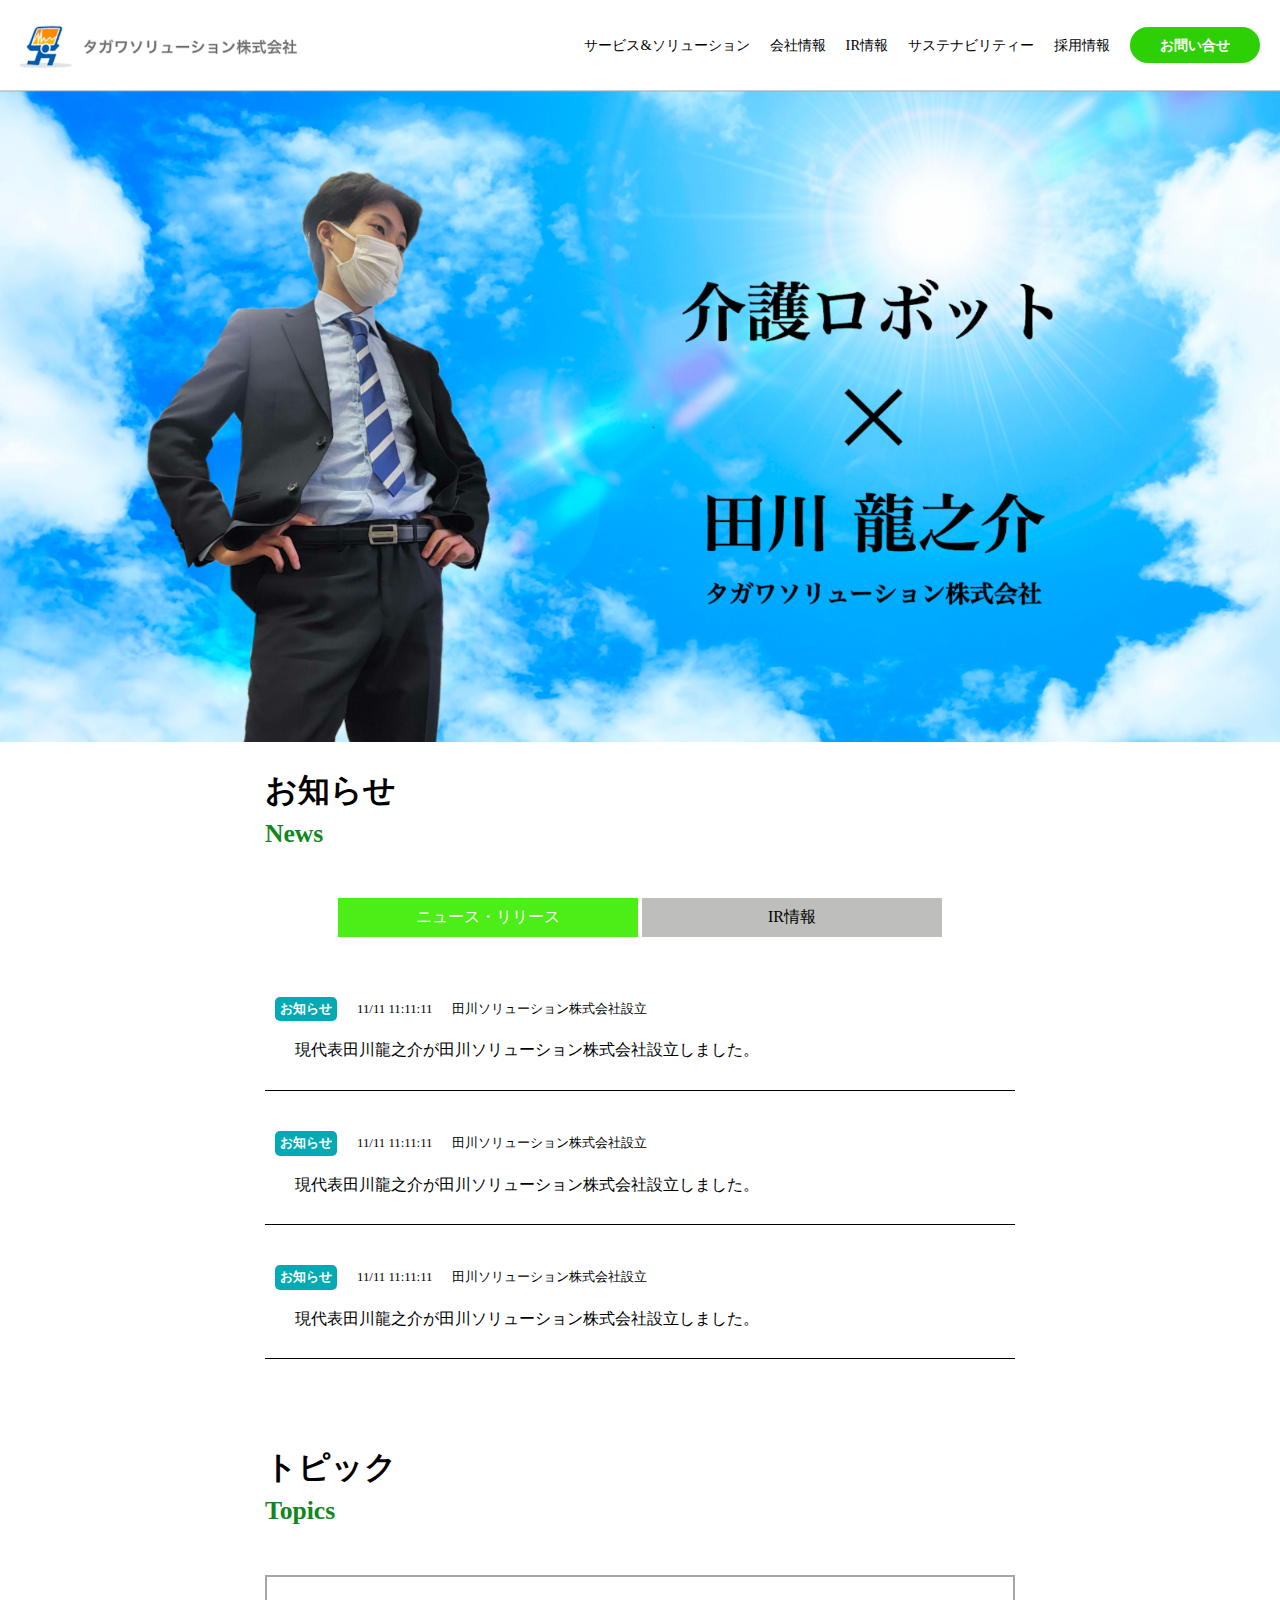
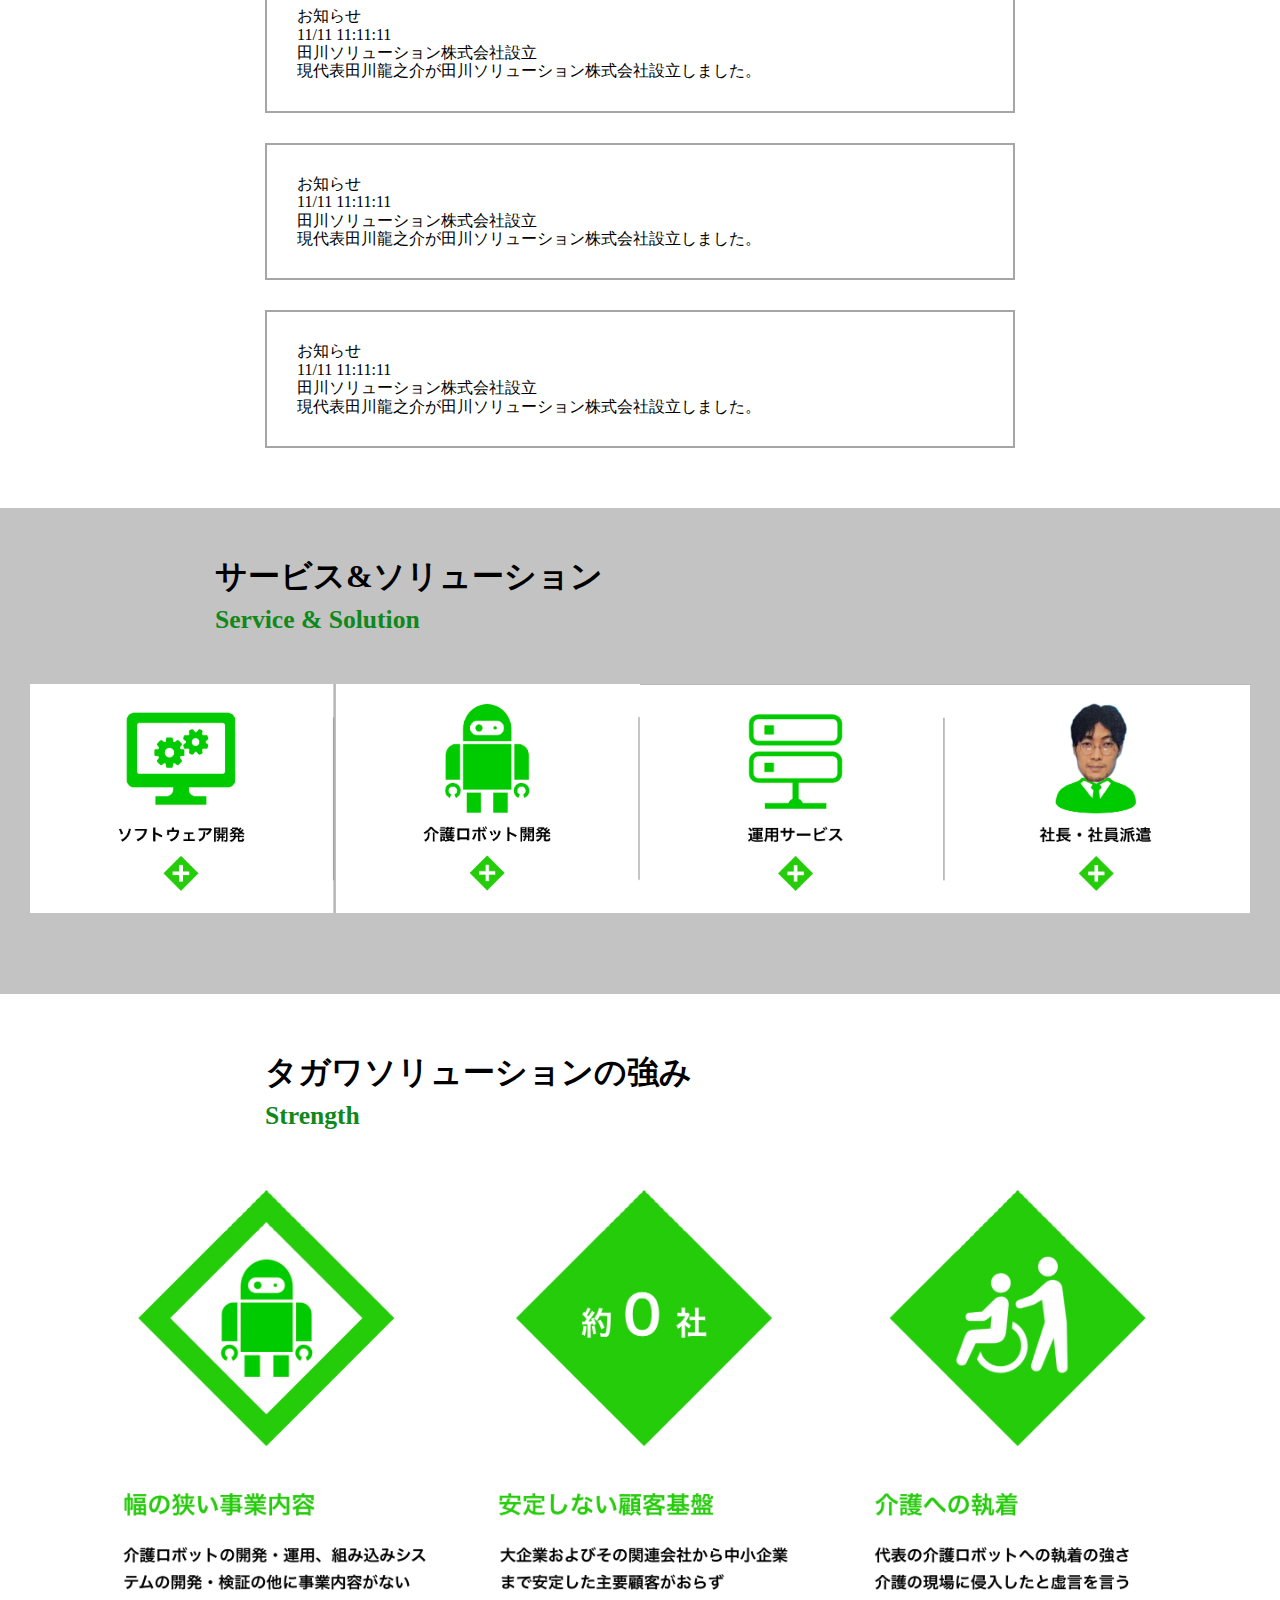
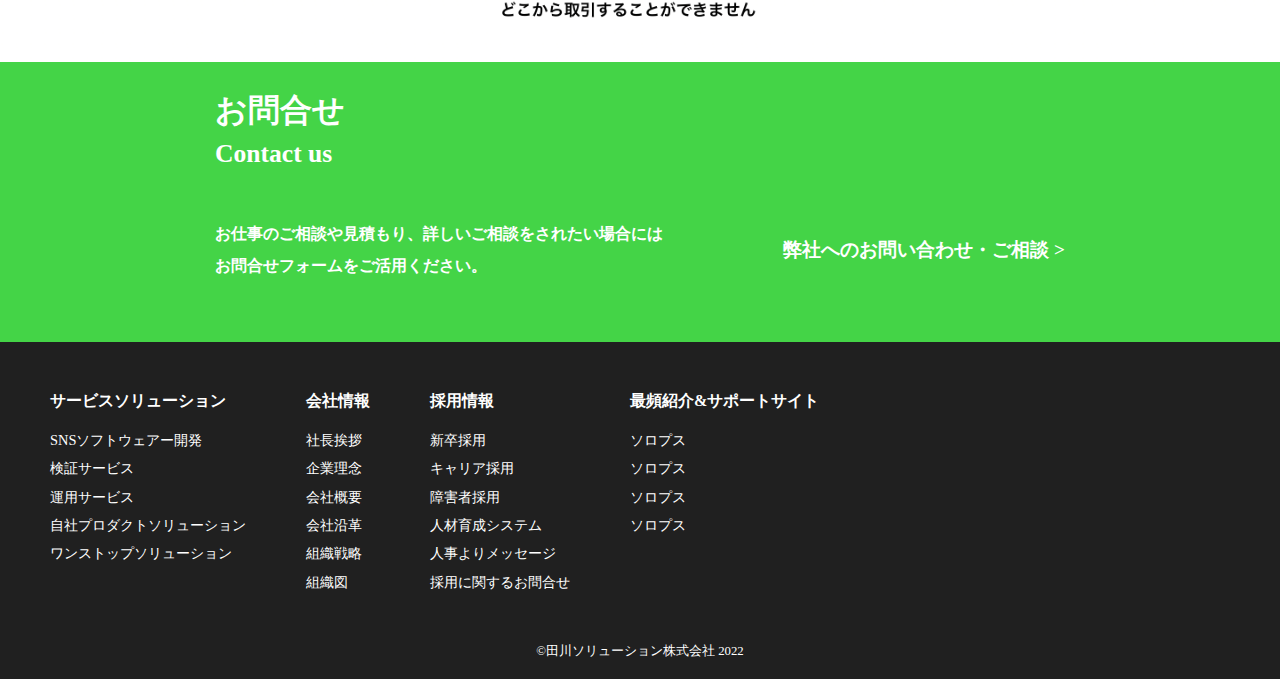
<file: index.html>
<!DOCTYPE html>
<html lang="en">
<head>
    <meta charset="UTF-8">
    <meta http-equiv="X-UA-Compatible" content="IE=edge">
    <meta name="viewport" content="width=device-width, initial-scale=1.0">
    <title>タガワソリューション株式会社</title>
    <link rel="icon" type="image/x-icon" href="/images/logo.png">
    <link rel="stylesheet" href="css/reset.css">
    <link rel="stylesheet" href="css/layout.css">
</head>
<body>
    <header>
        <h1 class="logo"><a href="index.html"><img src="images/tagwalogo.png" alt=""></a></h1>
        <ul>
            <li><a href="sas.html">サービス&ソリューション</a></li>
            <li><a href="info-com.html">会社情報</a></li>
            <li><a href="#">IR情報</a></li>
            <li><a href="#">サステナビリティー</a></li>
            <li><a href="#">採用情報</a></li>
            <li class="otoiqwase"><a href="#">お問い合せ</a></li>
        </ul>
    </header>
    <main>
        <div class="main-image">
            <img src="images/mainimage.png" alt="">
        </div>
        <div class="main-container">
            <div class="section info">
                <div class="title">
                    <h2>お知らせ</h2>
                    <p>News</p>
                </div>
                <div class="section-container">
                    <div class="news-bottons">
                        <button>ニュース・リリース</button>
                        <button>IR情報</button>
                    </div>
                    <div class="new-index">
                        <div class="new-sec">
                            <div class="new-sec-title">
                                <p class="news-cat">お知らせ</p>
                                <p>11/11 11:11:11</p>
                                <p>田川ソリューション株式会社設立</p>
                            </div>
                            <div class="news-context">
                                現代表田川龍之介が田川ソリューション株式会社設立しました。
                            </div>
                        </div>

                        <div class="new-sec">
                            <div class="new-sec-title">
                                <p class="news-cat">お知らせ</p>
                                <p>11/11 11:11:11</p>
                                <p>田川ソリューション株式会社設立</p>
                            </div>
                            <div class="news-context">
                                現代表田川龍之介が田川ソリューション株式会社設立しました。
                            </div>
                        </div>

                        <div class="new-sec">
                            <div class="new-sec-title">
                                <p class="news-cat">お知らせ</p>
                                <p>11/11 11:11:11</p>
                                <p>田川ソリューション株式会社設立</p>
                            </div>
                            <div class="news-context">
                                現代表田川龍之介が田川ソリューション株式会社設立しました。
                            </div>
                        </div>
                    </div>
                </div>
            </div>

            <div class="section topics">
                <div class="title">
                    <h2>トピック</h2>
                    <p>Topics</p>
                </div>
                <div class="section-container">

                    <div class="topic-index">
                        <div class="topic-sec">
                            <div class="topic-sec-title">
                                <p class="topic-cat">お知らせ</p>
                                <p>11/11 11:11:11</p>
                                <p>田川ソリューション株式会社設立</p>
                            </div>
                            <div class="topic-context">
                                現代表田川龍之介が田川ソリューション株式会社設立しました。
                            </div>
                        </div>

                        <div class="topic-sec">
                            <div class="topic-sec-title">
                                <p class="topic-cat">お知らせ</p>
                                <p>11/11 11:11:11</p>
                                <p>田川ソリューション株式会社設立</p>
                            </div>
                            <div class="topic-context">
                                現代表田川龍之介が田川ソリューション株式会社設立しました。
                            </div>
                        </div>

                        <div class="topic-sec">
                            <div class="topic-sec-title">
                                <p class="topic-cat">お知らせ</p>
                                <p>11/11 11:11:11</p>
                                <p>田川ソリューション株式会社設立</p>
                            </div>
                            <div class="topic-context">
                                現代表田川龍之介が田川ソリューション株式会社設立しました。
                            </div>
                        </div>
                    </div>
                </div>
            </div>
            <div class="sec-sas">
                <div class="sec-sas-inner">
                    <div class="title">
                        <h2>サービス&ソリューション</h2>
                        <p>Service & Solution</p>
                    </div>
                    <div class="sec-sas-flex">
                        <a href="sas.html#soft"><img src="images/soft.png" alt=""></a>
                        <a href="sas.html#kaiigo"><img src="images/kaiigo.png" alt=""></a>
                        <a href="sas.html#unnyou"><img src="images/unnyou.png" alt=""></a>
                        <a href="sas.html#syatyou"><img src="images/syatyou.png" alt=""></a>
                    </div>


                </div>
            </div>

            <div class="sec-tuyomi">
                <div class="title">
                    <h2>タガワソリューションの強み</h2>
                    <p>Strength</p>
                </div>
                <img src="images/tuyomi1.png" alt="">

            </div>
            <div class="sec-otoiawase">
                <div class="sec-otoiawase-inner">
                    <div class="title">
                        <h2>お問合せ</h2>
                        <p>Contact us</p>
                    </div>
                    <div class="sec-otoiawase-flex">
                        <div class="sec-otoiawase-context">
                            <p>お仕事のご相談や見積もり、詳しいご相談をされたい場合には<br>
                            お問合せフォームをご活用ください。</p>
                        </div>
                        <div>
                            <p class="sec-otoiawase-otoi">弊社へのお問い合わせ・ご相談 ></p>
                        </div>
                    </div>


                </div>
            </div>
        </div>

    </main>
    <footer>
        <div class="footer-top">
            <div>
                <h3>サービスソリューション</h3>
                <ul>
                    <li><a href="#">SNSソフトウェアー開発</a></li>
                    <li><a href="">検証サービス</a></li>
                    <li><a href="">運用サービス</a></li>
                    <li><a href="">自社プロダクトソリューション</a></li>
                    <li><a href="">ワンストップソリューション</a></li>
                </ul>
            </div>
            <div>
                <h3>会社情報</h3>
                <ul>
                    <li><a href="#">社長挨拶</a></li>
                    <li><a href="">企業理念</a></li>
                    <li><a href="">会社概要</a></li>
                    <li><a href="">会社沿革</a></li>
                    <li><a href="">組織戦略</a></li>
                    <li><a href="">組織図</a></li>
                </ul>
            </div>
            <div>
                <h3>採用情報</h3>
                <ul>
                    <li><a href="#">新卒採用</a></li>
                    <li><a href="">キャリア採用</a></li>
                    <li><a href="">障害者採用</a></li>
                    <li><a href="">人材育成システム</a></li>
                    <li><a href="">人事よりメッセージ</a></li>
                    <li><a href="">採用に関するお問合せ</a></li>
                </ul>
            </div>
            <div>
                <h3>最頻紹介&サポートサイト</h3>
                <ul>
                    <li><a href="#">ソロプス</a></li>
                    <li><a href="">ソロプス</a></li>
                    <li><a href="">ソロプス</a></li>
                    <li><a href="">ソロプス</a></li>
                </ul>
            </div>
        </div>
        <div class="footer-bottom">
            <small>&copy;田川ソリューション株式会社 2022</small>
        </div>

    </footer>
</body>
</html>
</file>
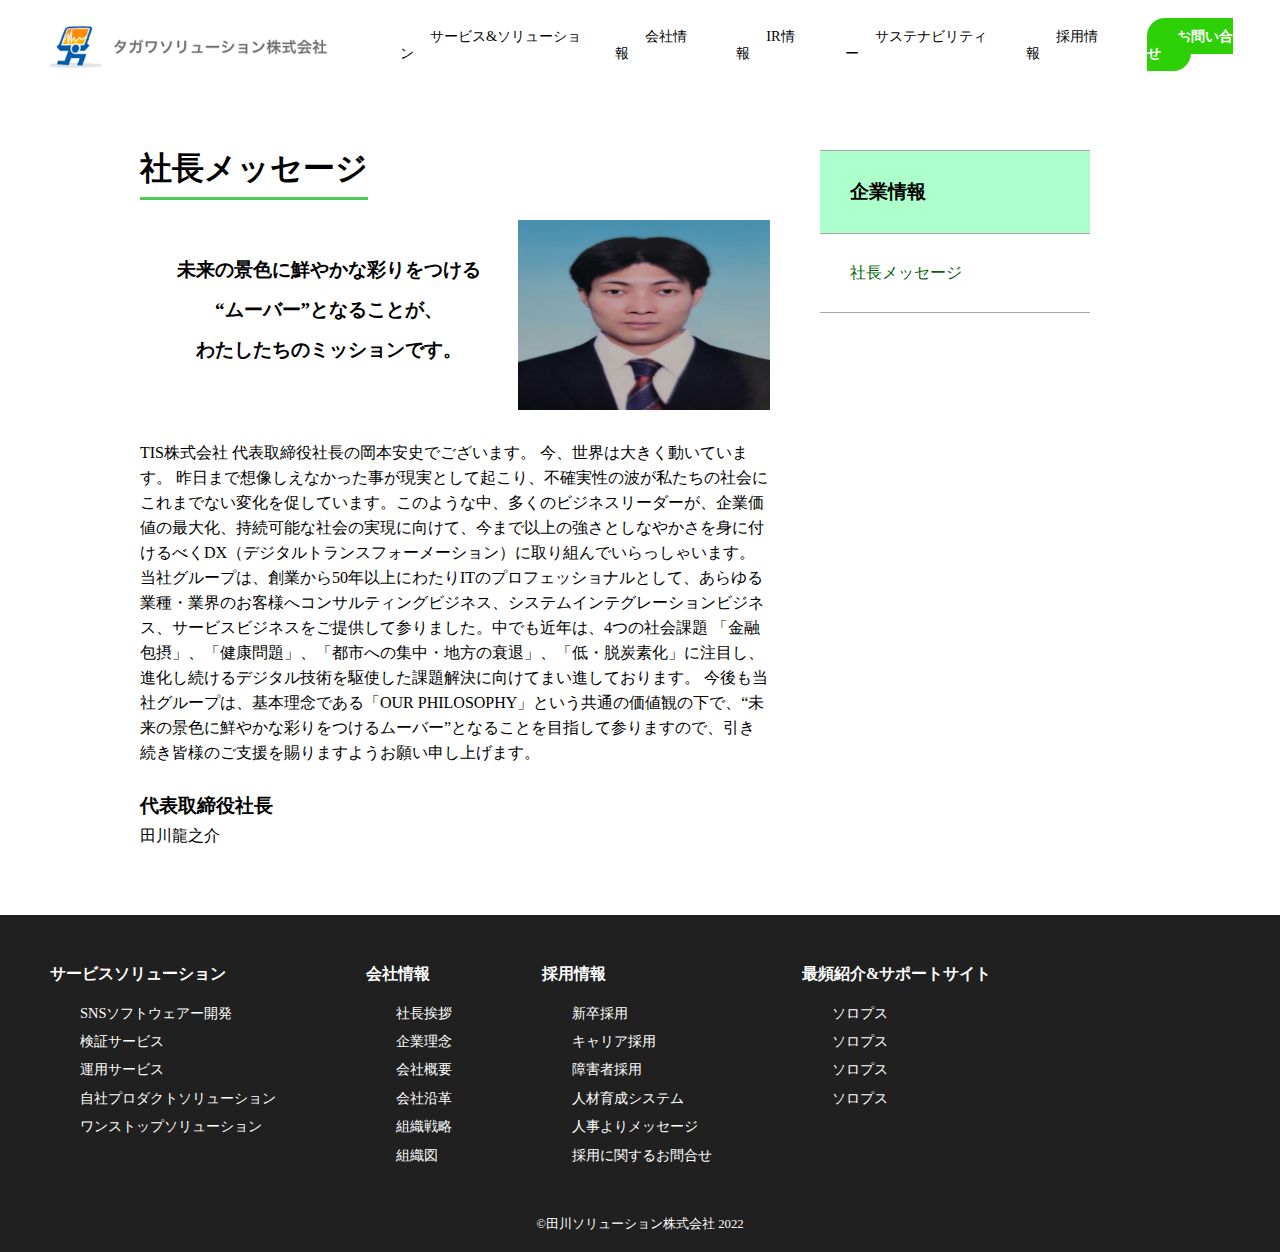
<file: ceomess.html>
<!DOCTYPE html>
<html lang="en">
<head>
    <meta charset="UTF-8">
    <meta http-equiv="X-UA-Compatible" content="IE=edge">
    <meta name="viewport" content="width=device-width, initial-scale=1.0">
    <title>タガワソリューション株式会社</title>
    <link rel="icon" type="image/x-icon" href="/images/logo.png">
    <link rel="stylesheet" href="css/reset.css">
    <link rel="stylesheet" href="css/layout.css">
    <link rel="stylesheet" href="css/ceomess.css">
</head>
<body>
    <header>
        <h1 class="logo"><a href="index.html"><img src="images/tagwalogo.png" alt=""></a></h1>
        <ul>
            <li><a href="sas.html">サービス&ソリューション</a></li>
            <li><a href="info-com.html">会社情報</a></li>
            <li><a href="#">IR情報</a></li>
            <li><a href="#">サステナビリティー</a></li>
            <li><a href="#">採用情報</a></li>
            <li class="otoiqwase"><a href="#">お問い合せ</a></li>
        </ul>
    </header>
    <main>
        <div class="infocom-container">
            <div>
                <h2>社長メッセージ</h2>
                    <div class="infocom-flex">
                        <p>
                            未来の景色に鮮やかな彩りをつける<br>
                            “ムーバー”となることが、<br>
                            わたしたちのミッションです。
                        </p>
                        <img src="images/tagawa.jpg" alt="">
                    </div>

                    <p class="infocom-context">
                        TIS株式会社 代表取締役社長の岡本安史でございます。
                        今、世界は大きく動いています。 昨日まで想像しえなかった事が現実として起こり、不確実性の波が私たちの社会にこれまでない変化を促しています。このような中、多くのビジネスリーダーが、企業価値の最大化、持続可能な社会の実現に向けて、今まで以上の強さとしなやかさを身に付けるべくDX（デジタルトランスフォーメーション）に取り組んでいらっしゃいます。
                        当社グループは、創業から50年以上にわたりITのプロフェッショナルとして、あらゆる業種・業界のお客様へコンサルティングビジネス、システムインテグレーションビジネス、サービスビジネスをご提供して参りました。中でも近年は、4つの社会課題 「金融包摂」、「健康問題」、「都市への集中・地方の衰退」、「低・脱炭素化」に注目し、進化し続けるデジタル技術を駆使した課題解決に向けてまい進しております。
                        今後も当社グループは、基本理念である「OUR PHILOSOPHY」という共通の価値観の下で、“未来の景色に鮮やかな彩りをつけるムーバー”となることを目指して参りますので、引き続き皆様のご支援を賜りますようお願い申し上げます。
                    </p>
                    <div class="infocom-name">
                        <p>代表取締役社長</p>
                        <p>田川龍之介</p>
                    </div>

            </div>
            <div class="side">
                <ul>
                    <li><h4 class="side-title">企業情報</h4></li>
                    <li><a href="ceomess.html">社長メッセージ</a></li>
                </ul>
            </div>
        </div>

    </main>
    <footer>
        <div class="footer-top">
            <div>
                <h3>サービスソリューション</h3>
                <ul>
                    <li><a href="#">SNSソフトウェアー開発</a></li>
                    <li><a href="">検証サービス</a></li>
                    <li><a href="">運用サービス</a></li>
                    <li><a href="">自社プロダクトソリューション</a></li>
                    <li><a href="">ワンストップソリューション</a></li>
                </ul>
            </div>
            <div>
                <h3>会社情報</h3>
                <ul>
                    <li><a href="#">社長挨拶</a></li>
                    <li><a href="">企業理念</a></li>
                    <li><a href="">会社概要</a></li>
                    <li><a href="">会社沿革</a></li>
                    <li><a href="">組織戦略</a></li>
                    <li><a href="">組織図</a></li>
                </ul>
            </div>
            <div>
                <h3>採用情報</h3>
                <ul>
                    <li><a href="#">新卒採用</a></li>
                    <li><a href="">キャリア採用</a></li>
                    <li><a href="">障害者採用</a></li>
                    <li><a href="">人材育成システム</a></li>
                    <li><a href="">人事よりメッセージ</a></li>
                    <li><a href="">採用に関するお問合せ</a></li>
                </ul>
            </div>
            <div>
                <h3>最頻紹介&サポートサイト</h3>
                <ul>
                    <li><a href="#">ソロプス</a></li>
                    <li><a href="">ソロプス</a></li>
                    <li><a href="">ソロプス</a></li>
                    <li><a href="">ソロプス</a></li>
                </ul>
            </div>
        </div>
        <div class="footer-bottom">
            <small>&copy;田川ソリューション株式会社 2022</small>
        </div>

    </footer>
</body>
</html>
</file>
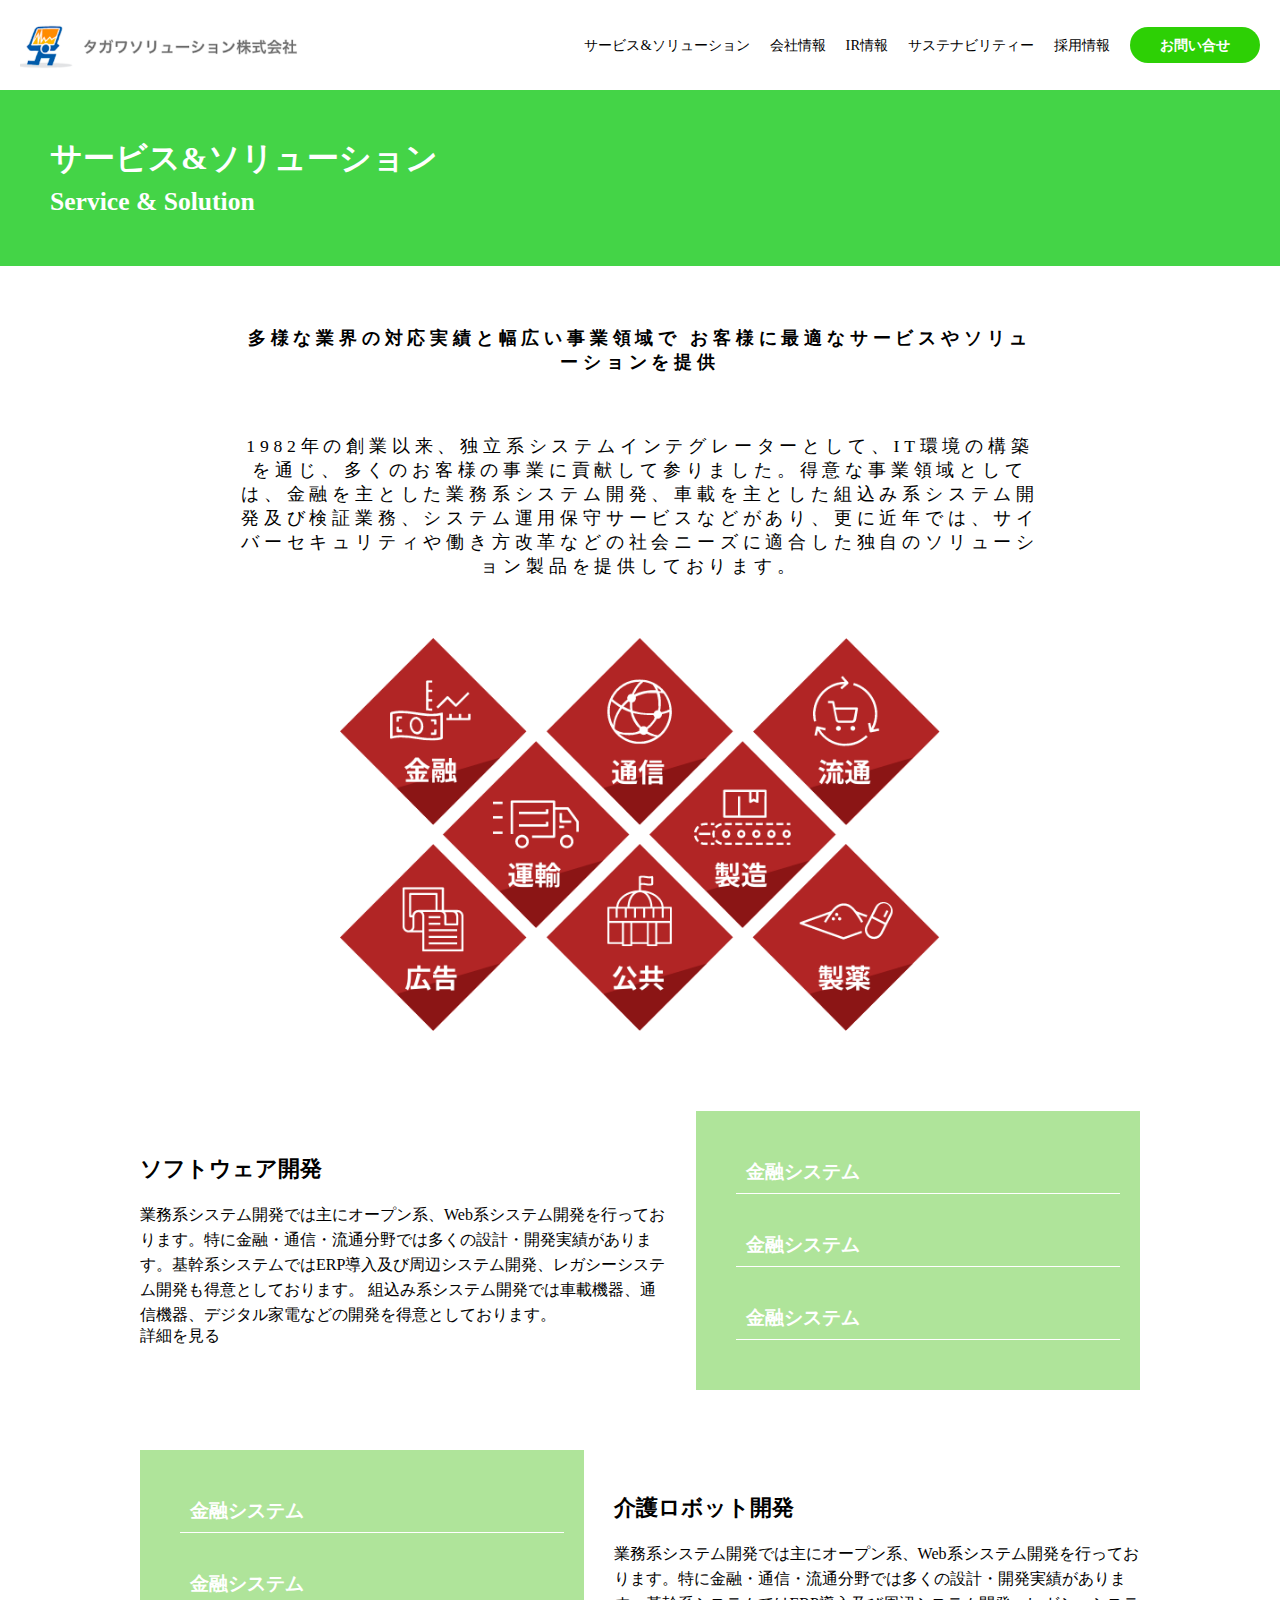
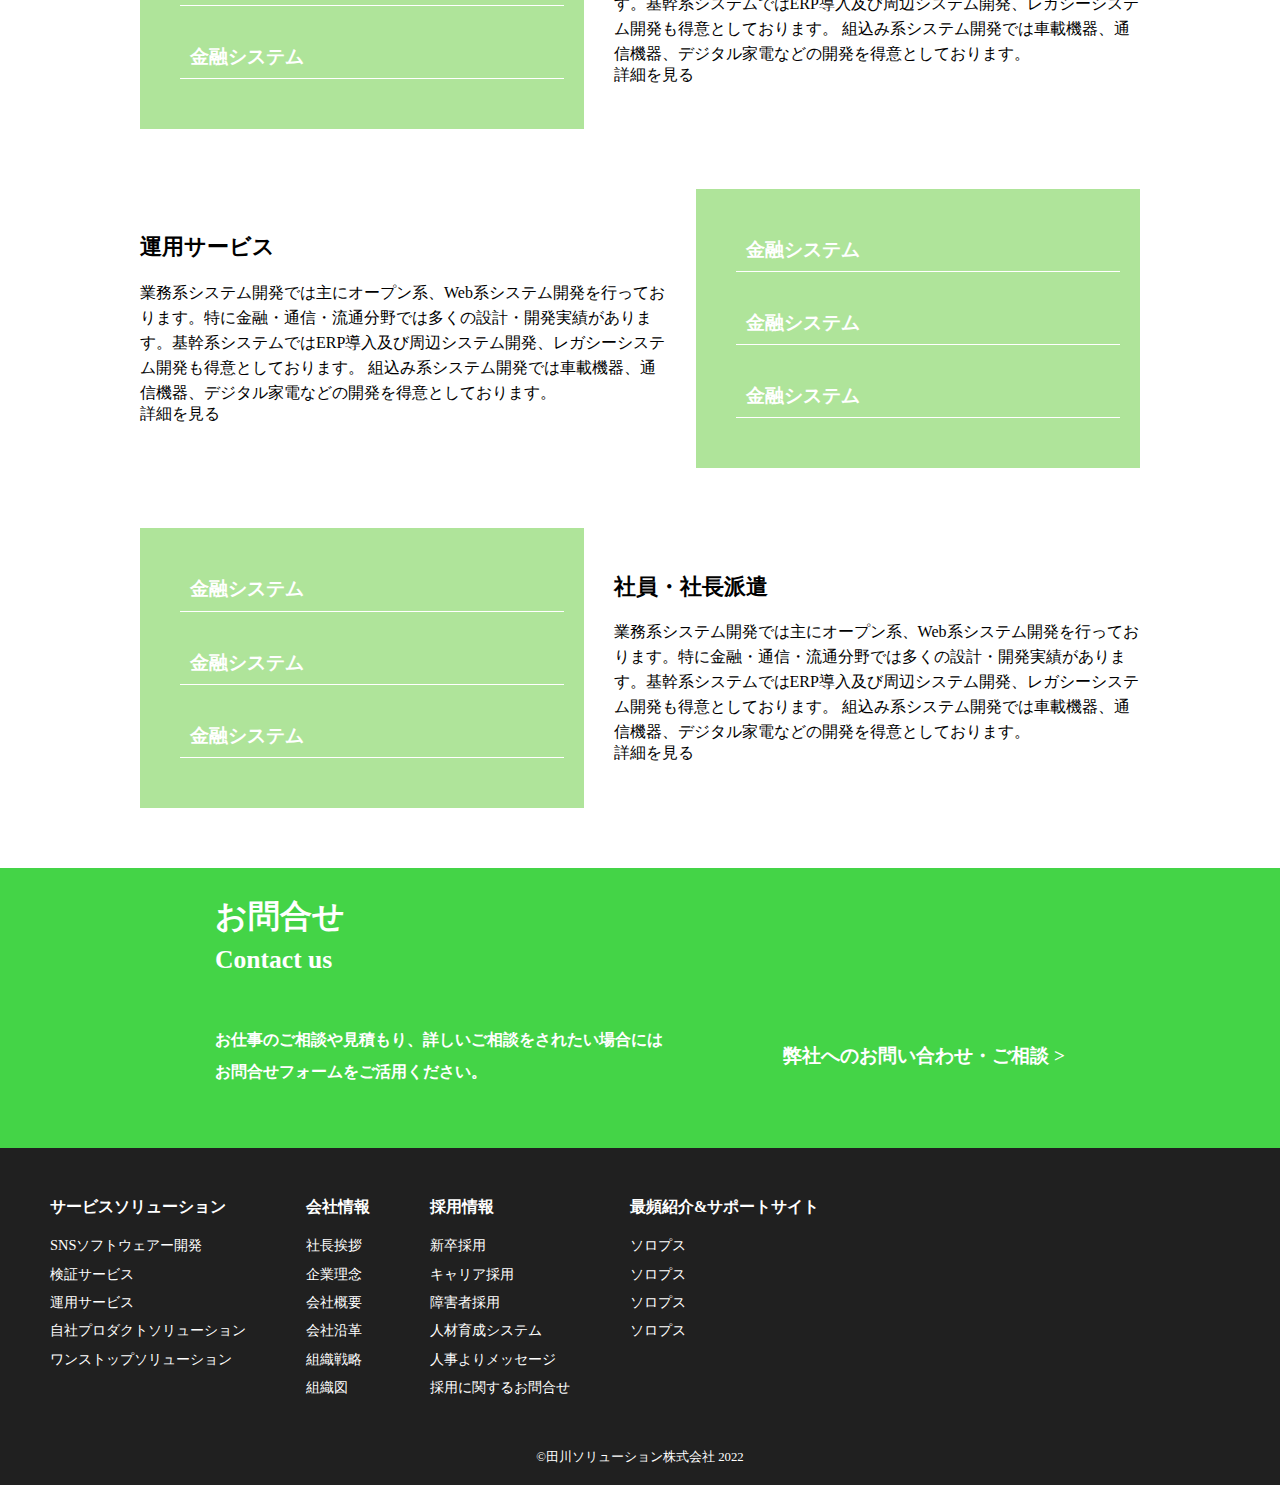
<file: sas.html>
<!DOCTYPE html>
<html lang="en">
<head>
    <meta charset="UTF-8">
    <meta http-equiv="X-UA-Compatible" content="IE=edge">
    <meta name="viewport" content="width=device-width, initial-scale=1.0">
    <title>タガワソリューション株式会社</title>
    <link rel="icon" type="image/x-icon" href="/images/logo.png">
    <link rel="stylesheet" href="css/reset.css">
    <link rel="stylesheet" href="css/layout.css">
    <link rel="stylesheet" href="css/sas.css">
</head>
<body>
    <header>
        <h1 class="logo"><a href="index.html"><img src="images/tagwalogo.png" alt=""></a></h1>
        <ul>
            <li><a href="sas.html">サービス&ソリューション</a></li>
            <li><a href="info-com.html">会社情報</a></li>
            <li><a href="#">IR情報</a></li>
            <li><a href="#">サステナビリティー</a></li>
            <li><a href="#">採用情報</a></li>
            <li class="otoiqwase"><a href="#">お問い合せ</a></li>
        </ul>
    </header>
    <main>
        <div>
            <div class="sassectitle">
                <h2>サービス&ソリューション</h2>
                <p>Service & Solution</p>
            </div>
            <div class="sas-title">
                <p class="sas-title-inpo">多様な業界の対応実績と幅広い事業領域で
                    お客様に最適なサービスやソリューションを提供
                </p>

                <p>
                    1982年の創業以来、独立系システムインテグレーターとして、IT環境の構築を通じ、多くのお客様の事業に貢献して参りました。得意な事業領域としては、金融を主とした業務系システム開発、車載を主とした組込み系システム開発及び検証業務、システム運用保守サービスなどがあり、更に近年では、サイバーセキュリティや働き方改革などの社会ニーズに適合した独自のソリューション製品を提供しております。
                </p>

                <img src="images/sas.png" alt="">
            </div>

            <div class="sec sec1" id="soft">
                <div class="sec-inner">
                    <h3>ソフトウェア開発</h3>
                    <p>業務系システム開発では主にオープン系、Web系システム開発を行っております。特に金融・通信・流通分野では多くの設計・開発実績があります。基幹系システムではERP導入及び周辺システム開発、レガシーシステム開発も得意としております。
                        組込み系システム開発では車載機器、通信機器、デジタル家電などの開発を得意としております。</p>
                    <a href="#">詳細を見る</a>
                </div>
                <div class="sec-list">
                    <ul>

                            <li>
                                金融システム
                            </li>
                            <li>
                                金融システム
                            </li>
                            <li>
                                金融システム
                            </li>

                    </ul>
                </div>
            </div>
            <div class="sec sec2" id="kaiigo">
                <div class="sec-list">
                    <ul>

                            <li>
                                金融システム
                            </li>
                            <li>
                                金融システム
                            </li>
                            <li>
                                金融システム
                            </li>

                    </ul>
                </div>
                <div class="sec-inner">
                    <h3>介護ロボット開発</h3>
                    <p>業務系システム開発では主にオープン系、Web系システム開発を行っております。特に金融・通信・流通分野では多くの設計・開発実績があります。基幹系システムではERP導入及び周辺システム開発、レガシーシステム開発も得意としております。
                        組込み系システム開発では車載機器、通信機器、デジタル家電などの開発を得意としております。</p>
                    <a href="#">詳細を見る</a>
                </div>
            </div>
            <div class="sec sec1" id="unnyou">
                <div class="sec-inner">
                    <h3>運用サービス</h3>
                    <p>業務系システム開発では主にオープン系、Web系システム開発を行っております。特に金融・通信・流通分野では多くの設計・開発実績があります。基幹系システムではERP導入及び周辺システム開発、レガシーシステム開発も得意としております。
                        組込み系システム開発では車載機器、通信機器、デジタル家電などの開発を得意としております。</p>
                    <a href="#">詳細を見る</a>
                </div>
                <div class="sec-list">
                    <ul>

                            <li>
                                金融システム
                            </li>
                            <li>
                                金融システム
                            </li>
                            <li>
                                金融システム
                            </li>


                    </ul>
                </div>
            </div>

            <div class="sec sec2" id="syatyou">
                <div class="sec-list">
                    <ul>

                            <li>
                                金融システム
                            </li>
                            <li>
                                金融システム
                            </li>
                            <li>
                                金融システム
                            </li>

                    </ul>
                </div>
                <div class="sec-inner">

                    <h3>社員・社長派遣</h3>
                    <p>業務系システム開発では主にオープン系、Web系システム開発を行っております。特に金融・通信・流通分野では多くの設計・開発実績があります。基幹系システムではERP導入及び周辺システム開発、レガシーシステム開発も得意としております。
                        組込み系システム開発では車載機器、通信機器、デジタル家電などの開発を得意としております。</p>
                    <a href="#">詳細を見る</a>
                </div>

            </div>
        </div>
        <div class="sec-otoiawase">
            <div class="sec-otoiawase-inner">
                <div class="title">
                    <h2>お問合せ</h2>
                    <p>Contact us</p>
                </div>
                <div class="sec-otoiawase-flex">
                    <div class="sec-otoiawase-context">
                        <p>お仕事のご相談や見積もり、詳しいご相談をされたい場合には<br>
                        お問合せフォームをご活用ください。</p>
                    </div>
                    <div>
                        <p class="sec-otoiawase-otoi">弊社へのお問い合わせ・ご相談 ></p>
                    </div>
                </div>


            </div>
        </div>
    </main>
    <footer>
        <div class="footer-top">
            <div>
                <h3>サービスソリューション</h3>
                <ul>
                    <li><a href="#">SNSソフトウェアー開発</a></li>
                    <li><a href="">検証サービス</a></li>
                    <li><a href="">運用サービス</a></li>
                    <li><a href="">自社プロダクトソリューション</a></li>
                    <li><a href="">ワンストップソリューション</a></li>
                </ul>
            </div>
            <div>
                <h3>会社情報</h3>
                <ul>
                    <li><a href="#">社長挨拶</a></li>
                    <li><a href="">企業理念</a></li>
                    <li><a href="">会社概要</a></li>
                    <li><a href="">会社沿革</a></li>
                    <li><a href="">組織戦略</a></li>
                    <li><a href="">組織図</a></li>
                </ul>
            </div>
            <div>
                <h3>採用情報</h3>
                <ul>
                    <li><a href="#">新卒採用</a></li>
                    <li><a href="">キャリア採用</a></li>
                    <li><a href="">障害者採用</a></li>
                    <li><a href="">人材育成システム</a></li>
                    <li><a href="">人事よりメッセージ</a></li>
                    <li><a href="">採用に関するお問合せ</a></li>
                </ul>
            </div>
            <div>
                <h3>最頻紹介&サポートサイト</h3>
                <ul>
                    <li><a href="#">ソロプス</a></li>
                    <li><a href="">ソロプス</a></li>
                    <li><a href="">ソロプス</a></li>
                    <li><a href="">ソロプス</a></li>
                </ul>
            </div>
        </div>
        <div class="footer-bottom">
            <small>&copy;田川ソリューション株式会社 2022</small>
        </div>

    </footer>
</body>
</html>
</file>
<file: css/layout.css>
img {
    width: 100%;
}
header {
    display: flex;
    justify-content: space-between;
    align-items: center;
    padding:  20px;
}

/* headerの始まり */
header ul{
    display: flex;
    justify-content: space-between;
    align-items: center;
}

header ul li {
    font-size: 0.9rem;
    margin-left: 20px;
}
.logo img {
    width: 300px;
}

.otoiqwase a{
    background-color: rgb(45, 208, 5);
    color: #fff;
    padding: 10px 30px;
    border-radius: 20px;
    font-weight: bold;

}

.nav_links li {
    display: inline-block;
    padding: 0px 20px;
}

.nav_links a {
    transition: all 0.3s ease 0s;
}

.nav_links li a:hover {
    color: #FF0000;
}

/* headerの終わり */

/* newsの始まり */
.main-container {
    /* background-color: aquamarine; */
}
.section {
    /* background-color: bisque; */
    max-width: 750px;
    margin: 0 auto;
    padding: 30px 0;
}
.title {
    margin-bottom: 50px;
}
.title h2 {
    font-size: 2rem;
    font-weight: bold;
    margin-bottom: 10px;
    color: #000;
}
.title p {
    font-size: 1.6rem;
    color: rgb(16, 136, 28);
    font-weight: bold;
}
.news-bottons {
    /* background-color: blue; */
    text-align: center;
    margin-bottom: 50px;
}
.news-bottons button{
    background-color: rgb(190, 190, 188);
    /* border: 1px solid #000; */
    padding: 10px;
    width: 300px;
    text-align: center;
}
.news-bottons button:first-child{
    background-color: rgb(77, 237, 24);
    color: #fff;
}
/* .section-container {
    background-color: blueviolet;
} */
.news-cat {
    background-color: rgb(3, 170, 179);
    color: #fff;
    padding: 5px;
    font-weight: bold;
    border-radius: 5px;

}
.new-sec {
    /* background-color: rgb(238, 160, 59); */
    border-bottom: 1px solid #000;
    padding: 10px;
    margin-bottom: 30px;

}
.news-context {
    padding: 20px;
}
.new-sec-title {
    /* background-color: aqua; */
    display: flex;
    align-items: center;
}
.new-sec-title p{
    font-size: 0.8rem;
    margin-right: 20px;
}
/* newsの終わり */

/* tpicsの始まり */
/* .topic-index {
    background-color: antiquewhite;
} */
.topic-sec {
    border: 2px solid rgb(166, 166, 166);
    padding: 30px;
    margin-bottom: 30px;
}
/* tpicsの終わり */



/* sasの始まり */

.sec-sas {
    background-color:rgb(195, 195, 195);
    padding: 50px 30px 60px 30px;
}
.sec-sas-inner  .title {
    max-width: 850px;
    /* background-color: antiquewhite; */
    margin: 0  auto 50px auto;
}
.sec-sas-inner {
    /* background-color: azure; */
    /* max-width: 850px; */
    margin: 0 auto;

}
.sec-sas-flex {
    display: flex;
    justify-content: space-between;
    align-items: center;
    /* background-color: aqua; */
    margin:  0 auto;
    width: 100%;
}
.sec-sas-flex a{
    width: 25%;
    height: 250px;
}
.sec-sas-flex a:hover{
    width: 27%;
    height: 250px;
    transition: 0.6s;

}
/* sasの終わり */
/* 強み */

.sec-tuyomi .title {
    /* background-color: bisque; */
    max-width: 750px;
    margin: 0 auto;
    padding: 60px 0 30px 0;

}



/* お問合せセクションの始まり */
.sec-otoiawase {
    background-color: rgb(68, 212, 71);
    padding: 30px 30px 60px 30px;
}
.sec-otoiawase-inner {
    /* background-color: azure; */
    max-width: 850px;
    margin: 0 auto;

}
.sec-otoiawase-inner .title h2 {
    color: #fff;
}
.sec-otoiawase-inner .title p {
    color: #fff;
}
.sec-otoiawase-flex {
    color: #fff;
    display: flex;
    align-items: center;

    justify-content: space-between;
    /* background-color: antiquewhite; */
}
.sec-otoiawase-context p {
    /* font-size: 1rem; */
    line-height: 2rem;
    font-weight: bold;
}
.sec-otoiawase-otoi {
    font-size: 1.2rem;
    font-weight: bold;
}
/* お問合せセクションの終わり */

/* footerの始まり */
footer {
    background-color: rgb(32, 32, 32);
    color: #fff;
}
.footer-top {
    /* background-color: aquamarine; */
    display: flex;
    padding: 50px 50px  20px 50px;
}
.footer-top div {
    margin-right: 60px;
}
.footer-top div h3 {
    font-weight: bold;
    margin-bottom: 20px;
}
.footer-top div ul li {
    margin-bottom: 10px;
    /* background-color: aqua; */
}
.footer-top div ul li a {
    font-size: 0.9rem;
}
.footer-bottom {
    /* background-color: rgb(232, 127, 255); */
    text-align: center;
    padding: 20px;
}
/* footerの終わり */
</file>
<file: css/ceomess.css>
.infocom-container {
    display: flex;
    max-width: 1000px;
    margin: 0 auto ;
    padding: 60px 0 70px 0;
    /* width: ; */

    /* justify-content: space-between; */
}
.infocom-container div:first-child {
    width: 70%;
    margin-right: 50px;

}
.infocom-container div:last-child {
    width: 30%;
    margin-right: 50px;
}
.infocom-container div h2 {
    font-size: 2rem;
    margin-bottom: 20px;
    padding-bottom:10px ;
    display: inline-block;
    border-bottom: 3px solid rgb(82, 201, 82);
    font-weight: bold;
}

.infocom-container ul li {
    display: flex;
    /* background-color: aqua; */
    border-bottom: 1px solid rgb(165, 165, 165);
    /* padding: 20px; */
}
.infocom-container ul li p:first-child {

    background-color: rgb(173, 255, 203);
    width: 200px;
    padding: 30px;
}
.infocom-container ul li p:last-child {
    padding: 30px;
}
.side-title {
    background-color: rgb(173, 255, 203);
    font-size: 1.2rem;
    font-weight: bold;
    padding: 30px;
}
.side ul li:first-child {
    background-color: rgb(173, 255, 203);
    border-top: 1px solid rgb(165, 165, 165);
}
.side ul li h4,a {
    padding: 30px;

}
.side ul li a {
    color: rgb(4, 100, 9);
}
.side ul li a:hover {
    opacity: 0.3;
}


.infocom-flex {
    display: flex;
    justify-content: space-between;
    width: 100%;
}
.infocom-flex p {
    font-size: 1.2rem;
    font-weight: bold;
    text-align: center;
    /* background-color: aqua; */
    width: 60%;
    padding-top: 30px;
    line-height: 40px;

}
.infocom-flex img {
    width: 40%;
    height: 190px;
}
.infocom-context {
    line-height: 25px;
    padding: 30px 0;
}


.infocom-name p:first-child {
    font-size: 1.2rem;
    font-weight: bold;
    margin-bottom: 10px;
}
</file>
<file: css/sas.css>
img {
    width: 100%;
}
header {
    display: flex;
    justify-content: space-between;
    align-items: center;
    padding:  20px;
}

.sassectitle{
    background-color:  rgb(68, 212, 71);
    padding: 50px;
    margin-bottom: 60px;

}
.sassectitle h2 {
    font-size: 2rem;
    font-weight: bold;
    margin-bottom: 10px;
    color: #fff;
}
.sassectitle p {
    font-size: 1.6rem;
    color: #fff;
    font-weight: bold;
}

.sas-title {
    text-align: center;
}
.sas-title p {
    /* font-weight: bold; */
    font-size: 1.1rem;
    letter-spacing: 0.3rem;
    line-height: 1.5rem;
    width: 800px;
    margin: 0 auto 60px auto;
}
.sas-title img {
    width: 600px;
    margin-bottom: 80px;
}

.sas-title-inpo {
    font-weight: bold;
    font-size: 2rem;
}
.sec {
    /* background-color: bisque; */
    /* margin-bottom: 30px; */
    max-width: 1000px;
    margin:  0 auto 30px auto;
    display: flex;
    align-items: center;
    justify-content: space-between;
}
.sec div {
    /* margin-riszght: 10px; */
    margin-bottom: 30px;

    width: 50%;

}

.sec ul  {
    padding:20px 0 0 20px
}

.sec1 div:first-child  {
    /* background-color: aqua; */
    margin-right: 30px;
    width: 60%;

}
.sec2 div:last-child  {
    /* background-color: aqua; */
    width: 60%;
    margin-left: 30px;

}
.sec ul li{
    /* background-color: blue; */
    margin-bottom: 30px;
    font-weight: bold;
    font-size: 1.2rem;
    color: rgb(255, 255, 255);
    border-bottom:1px solid #fff;
    padding: 10px;
}
.sec-list {
    background-color: rgb(175, 228, 154);
    padding: 20px;
}

.sec-inner h3 {
    font-size: 1.4rem;
    font-weight: bold;
    margin-bottom: 20px;
}
.sec-inner p {
    line-height: 25px;
}
</file>
